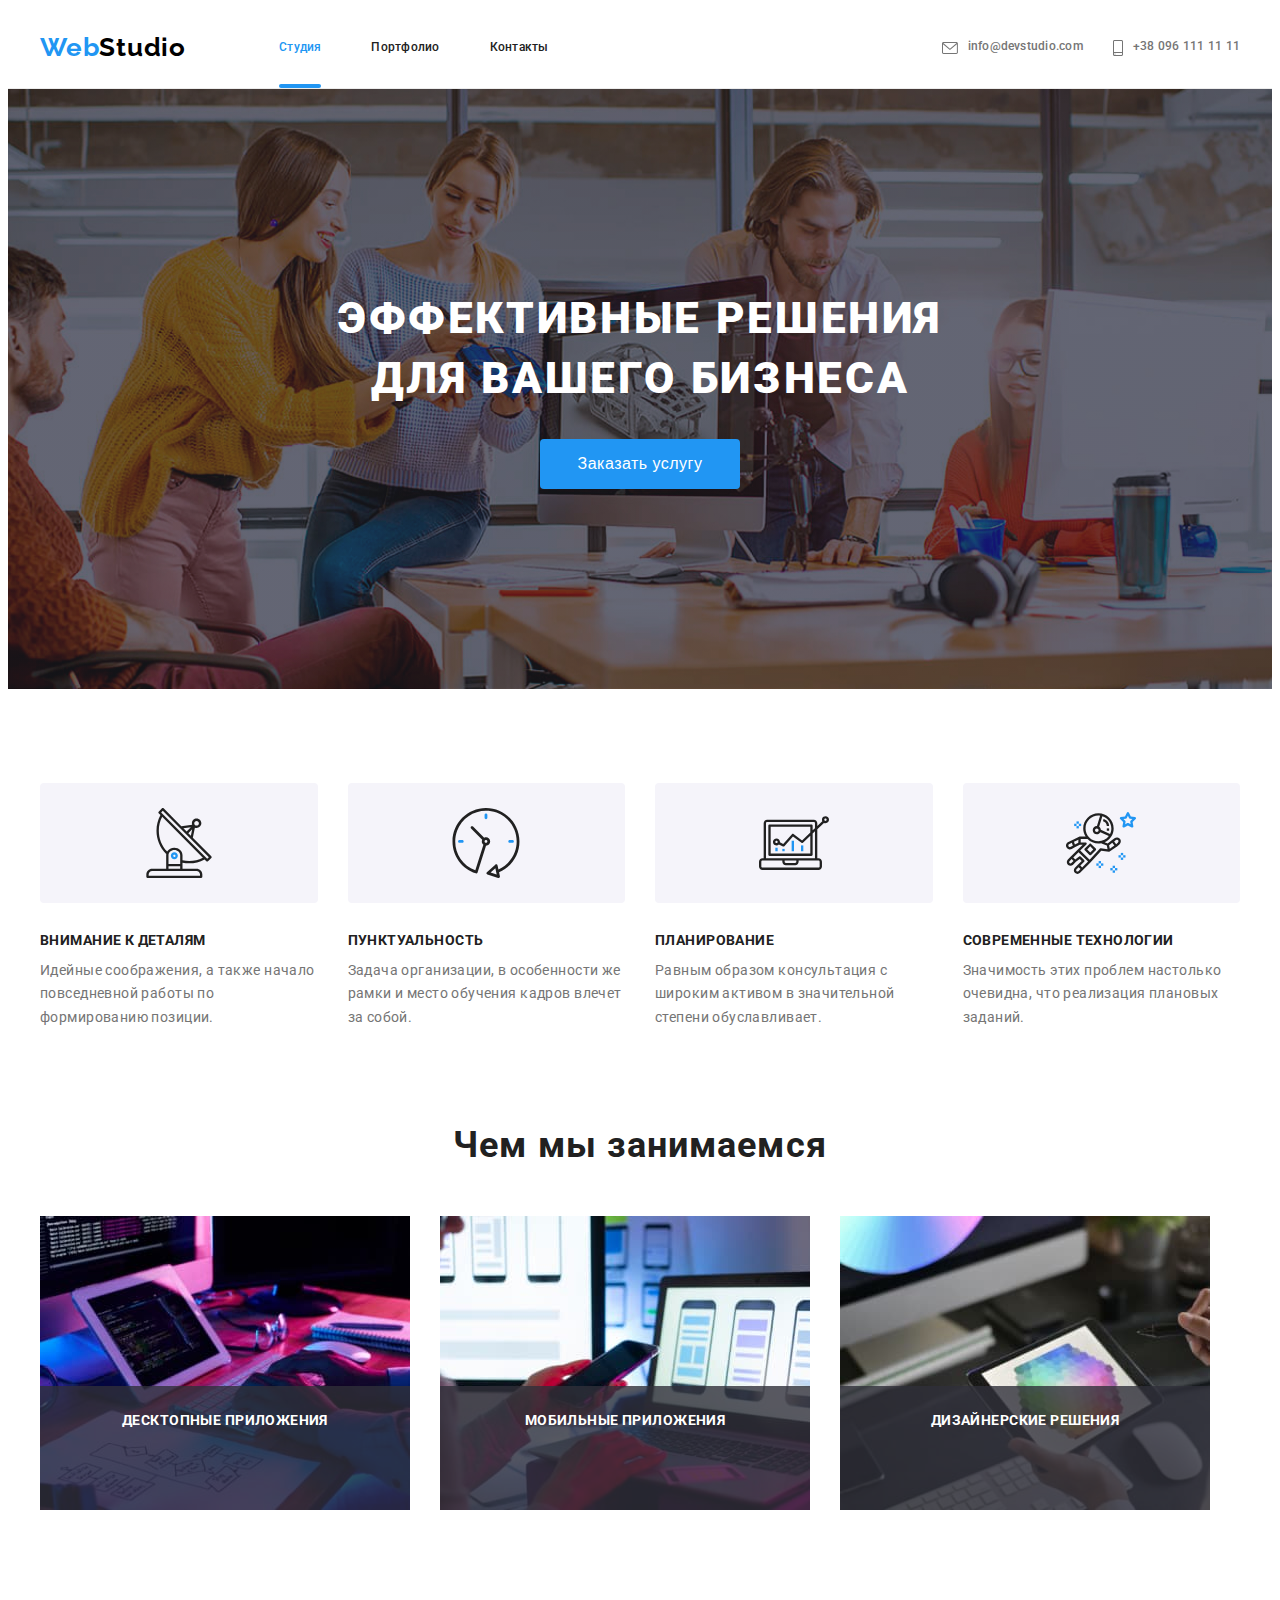
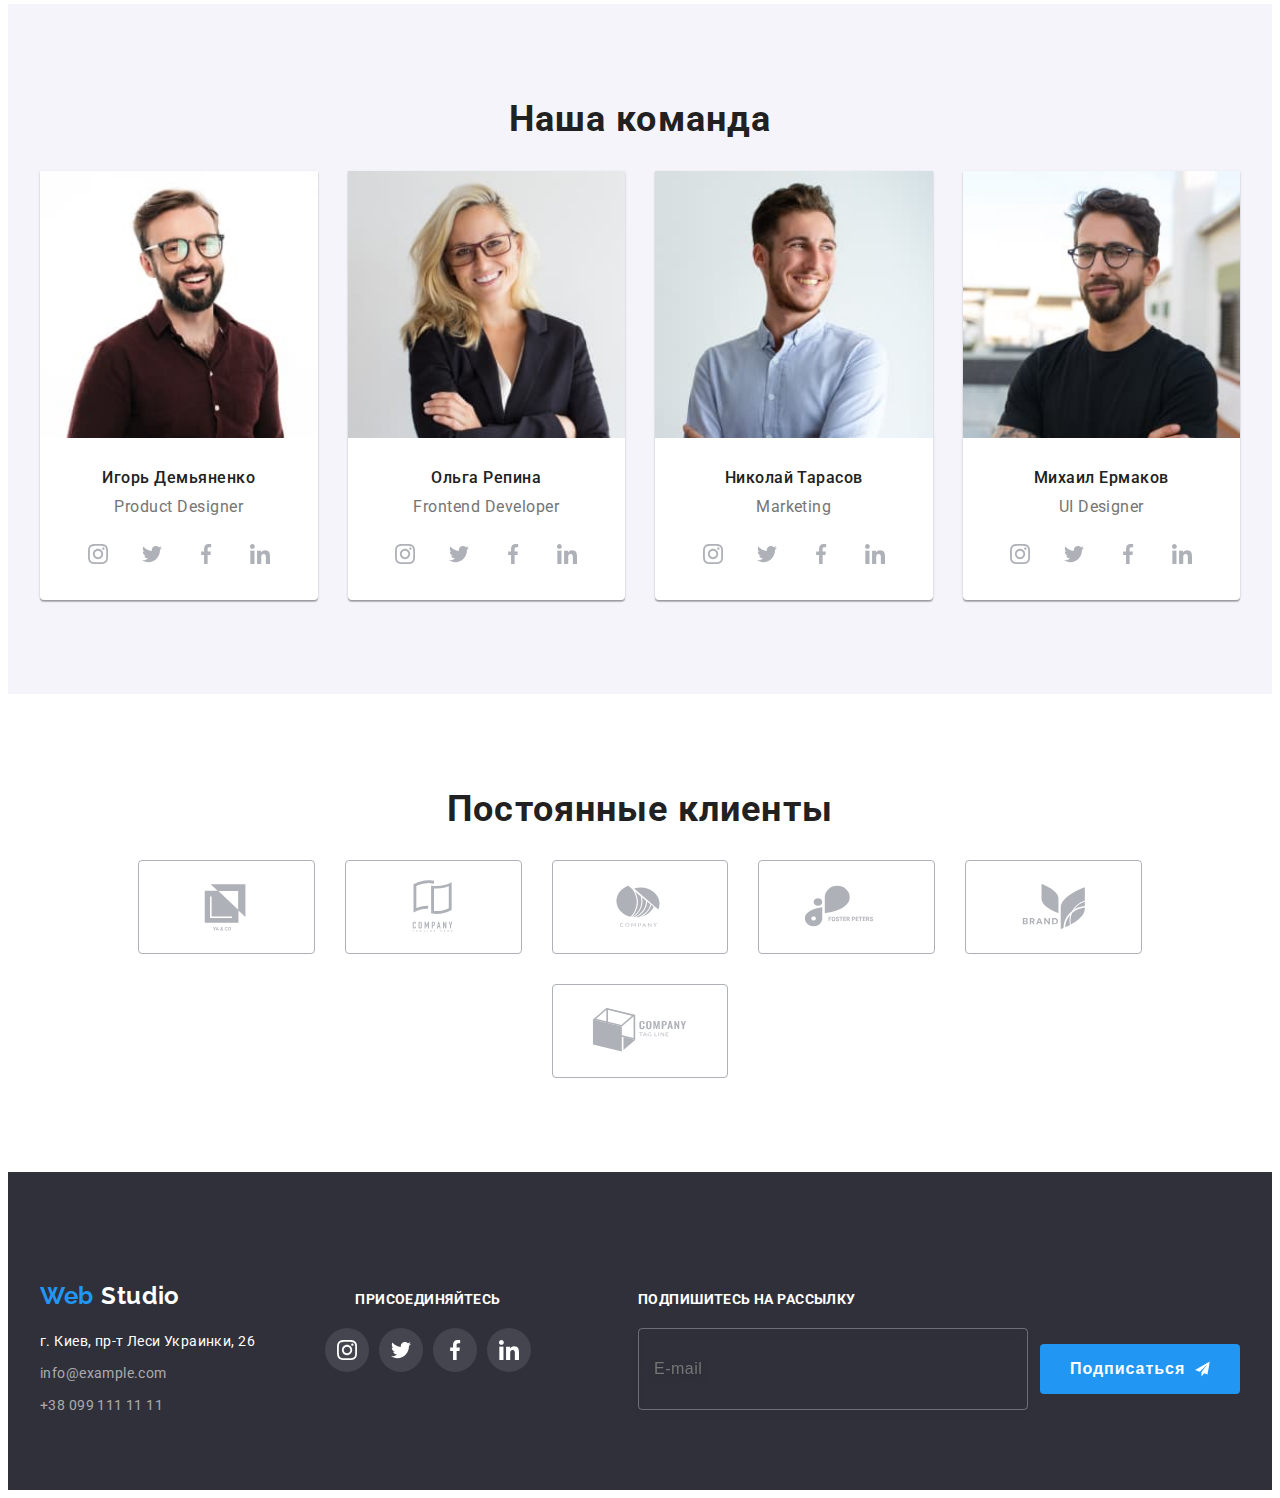
<file: index.html>
<!DOCTYPE html>
<html lang="ru">
  <head>
    <meta name="description" content="Web Studio" />
    <meta charset="UTF-8" />
    <meta http-equiv="X-UA-Compatible" content="IE=edge" />
    <meta name="viewport" content="width=device-width, initial-scale=1.0" />
    <title>Web Studio</title>

    <!-- Fonts -->
    <link rel="preconnect" href="https://fonts.googleapis.com" />
    <link rel="preconnect" href="https://fonts.gstatic.com" crossorigin />
    <link
      href="https://fonts.googleapis.com/css2?family=Raleway:wght@700&family=Roboto:wght@400;500;700;900&display=swap"
      rel="stylesheet"
    />
    <!-- Modern-normalize -->
    <link
      rel="stylesheet"
      href="https://cdnjs.cloudflare.com/ajax/libs/modern-normalize/1.1.0/modern-normalize.min.css"
      integrity="sha512-wpPYUAdjBVSE4KJnH1VR1HeZfpl1ub8YT/NKx4PuQ5NmX2tKuGu6U/JRp5y+Y8XG2tV+wKQpNHVUX03MfMFn9Q=="
      crossorigin="anonymous"
      referrerpolicy="no-referrer"
    />
    <!-- CSS -->
    <!-- <link rel="stylesheet" href="./css/styles.css" /> -->
    <link rel="stylesheet" href="./css/main.min.css" />
  </head>

  <body>
    <!-- HEADER -->

    <header class="header">
      <div class="container">
        <nav class="header__nav">
          <a href="index.html" class="logo logo--header">
            <span class="logo__text">Web</span>Studio
          </a>
          <ul class="header__list list">
            <li class="header__nav">
              <a href="" class="header__link header__link--nav header__link--current link"
                >Студия</a
              >
            </li>
            <li class="header__nav">
              <a href="./portfolio.html" class="header__link header__link--nav link">Портфолио</a>
            </li>
            <li class="header__nav">
              <a href="" class="header__link--nav header__link link">Контакты</a>
            </li>
          </ul>

          <ul class="header__link header__link--cont link">
            <li class="header__cont">
              <a href="mailto:info@devstudio.com" class="header__link--cont header__link link">
                <svg class="header__icon header__icon--email" width="16" height="16">
                  <use href="./images/icons.svg#icon-envelope"></use>
                </svg>
                info@devstudio.com
              </a>
            </li>

            <li class="header__cont">
              <a href="tel:+380961111111" class="header__link--cont header__link link">
                <svg class="header__icon header__icon--phone" width="10" height="16">
                  <use href="./images/icons.svg#icon-smartphone"></use>
                </svg>
                +38 096 111 11 11
              </a>
            </li>
          </ul>
          <button type="button" class="mob__btn-open">
            <svg width="40" height="40">
              <use href="./images/icons.svg#icon-menu_40px"></use>
            </svg>
          </button>
        </nav>
      </div>
      <div class="mob is-hidden">
        <div class="mob__wrapper">
          <ul class="mob__links">
            <li class="mob__item">
              <a href="./index.html" class="mob__link link mob__current">Студия</a>
            </li>
            <li class="mob__item">
              <a href="./portfolio.html" class="mob__link link">Портфолио</a>
            </li>
            <li class="mob__item">
              <a href="" class="mob__link link">Контакты</a>
            </li>
          </ul>
          <ul class="mob__list">
            <li class="mob__cont">
              <a href="tel:+380961111111" class="mob_phone link"> +38 096 111 11 11 </a>
            </li>
            <li class="mob__cont">
              <a href="mailto:info@devstudio.com" class="mob__email link"> info@devstudio.com </a>
            </li>
          </ul>
          <ul class="mob__soc">
            <li class="mob__soc-item">
              <a href="https://www.instagram.com/" class="mob__soc-link link">Instagram</a>
            </li>
            <li class="mob__soc-item">
              <a href="https://twitter.com/" class="mob__soc-link link">Twitter</a>
            </li>
            <li class="mob__soc-item">
              <a href="https://www.facebook.com/" class="mob__soc-link link">Facebook</a>
            </li>
            <li class="mob__soc-item">
              <a href="https://www.linkedin.com/" class="mob__soc-link link">LinkedIn</a>
            </li>
          </ul>
        </div>
        <button type="button" class="mob__btn-close">
          <svg width="40" height="40">
            <use href="./images/icons.svg#icon-close_40px"></use>
          </svg>
        </button>
      </div>
    </header>
    <!-- HERO -->
    <main>
      <section class="hero">
        <div class="container">
          <h1 class="hero__title">Эффективные решения для вашего бизнеса</h1>
          <button type="button" class="hero__btn" data-modal-open>Заказать услугу</button>
        </div>
      </section>

      <!-- список преимуществ (BENEFITS) -->

      <section class="section benefits">
        <div class="container">
          <h2 class="hidden">список преимуществ</h2>
          <ul class="benefits__list list">
            <li class="benefits__item">
              <div class="benefits__icon">
                <svg width="70" height="70">
                  <use href="./images/icons.svg#icon-antenna-1"></use>
                </svg>
              </div>
              <h3 class="benefits__title">Внимание к деталям</h3>
              <p class="benefits__text">
                Идейные соображения, а также начало повседневной работы по формированию позиции.
              </p>
            </li>
            <li class="benefits__item">
              <div class="benefits__icon">
                <svg width="70" height="70">
                  <use href="./images/icons.svg#icon-clock-1"></use>
                </svg>
              </div>
              <h3 class="benefits__title">Пунктуальность</h3>
              <p class="benefits__text">
                Задача организации, в особенности же рамки и место обучения кадров влечет за собой.
              </p>
            </li>
            <li class="benefits__item">
              <div class="benefits__icon">
                <svg width="70" height="70">
                  <use href="./images/icons.svg#icon-diagram-1"></use>
                </svg>
              </div>
              <h3 class="benefits__title">Планирование</h3>
              <p class="benefits__text">
                Равным образом консультация с широким активом в значительной степени обуславливает.
              </p>
            </li>
            <li class="benefits__item">
              <div class="benefits__icon">
                <svg width="70" height="70">
                  <use href="./images/icons.svg#icon-astronaut-1"></use>
                </svg>
              </div>
              <h3 class="benefits__title">Современные технологии</h3>
              <p class="benefits__text">
                Значимость этих проблем настолько очевидна, что реализация плановых заданий.
              </p>
            </li>
          </ul>
        </div>
      </section>

      <!-- чем мы занимаемся (features) -->

      <section class="section features">
        <div class="container">
          <h2 class="features__title">Чем мы занимаемся</h2>
          <ul class="features__links link">
            <li class="features__item">
              <a href="">
                <div class="features__wrapper">
                  <img src="./images/studiya/link1.jpg" width="370" alt="програмированние" />
                  <p>Десктопные приложения</p>
                </div>
              </a>
            </li>
            <li class="features__item">
              <a href="">
                <div class="features__wrapper">
                  <img src="./images/studiya/link2.jpg" width="370" alt="тестирование" />
                  <p>Мобильные приложения</p>
                </div>
              </a>
            </li>
            <li class="features__item">
              <a href="">
                <div class="features__wrapper">
                  <img src="./images/studiya/link3.jpg" width="370" alt="дизайн" />
                  <p>Дизайнерские решения</p>
                </div>
              </a>
            </li>
          </ul>
        </div>
      </section>

      <!-- наша команда (personal) -->
      <section class="section personal">
        <div class="container">
          <h2 class="personal__title">Наша команда</h2>
          <ul class="personal__list link">
            <li class="personal__item">
              <picture>
                <source
                  srcset="
                    ./images/studiya/person1-1x-1200.jpg 1x,
                    ./images/studiya/person1-2x-1200.jpg 2x
                  "
                  media="(min-width: 1200px)"
                />
                <source
                  srcset="./images/studiya/person1-1x.jpg 1x, ./images/studiya/person1-2x.jpg 2x"
                  media="(min-width: 320px)"
                />

                <img src="./images/studiya/person1-2x-1200.jpg" width="270" alt="foto Igor" />
              </picture>

              <div class="personal__wrapper">
                <h3 class="personal__name">Игорь Демьяненко</h3>
                <p class="personal__prof">Product Designer</p>
                <ul class="icon-list">
                  <li class="icon-list__item">
                    <a href="" class="icon-list__link icon-list__link--personal">
                      <svg class="icon-list__svg" width="20" height="20">
                        <use href="./images/icons.svg#icon-instagram-2"></use>
                      </svg>
                    </a>
                  </li>
                  <li class="icon-list__item">
                    <a href="" class="icon-list__link icon-list__link--personal">
                      <svg class="icon-list__svg" width="20" height="20">
                        <use href="./images/icons.svg#icon-twitter-1"></use>
                      </svg>
                    </a>
                  </li>
                  <li class="icon-list__item">
                    <a href="" class="icon-list__link icon-list__link--personal">
                      <svg class="icon-list__svg" width="20" height="20">
                        <use href="./images/icons.svg#icon-facebook-1"></use>
                      </svg>
                    </a>
                  </li>
                  <li class="icon-list__item">
                    <a href="" class="icon-list__link icon-list__link--personal">
                      <svg class="icon-list__svg" width="20" height="20">
                        <use href="./images/icons.svg#icon-linkedin-1"></use>
                      </svg>
                    </a>
                  </li>
                </ul>
              </div>
            </li>
            <li class="personal__item">
              <picture>
                <source
                  srcset="
                    ./images/studiya/person2-1x-1200.jpg 1x,
                    ./images/studiya/person2-2x-1200.jpg 2x
                  "
                  media="(min-width: 1200px)"
                />
                <source
                  srcset="./images/studiya/person2-1x.jpg 1x, ./images/studiya/person2-2x.jpg 2x"
                  media="(min-width: 320px)"
                />

                <img src="./images/studiya/person2-2x-1200.jpg" width="270" alt="foto Olga" />
              </picture>

              <div class="personal__wrapper">
                <h3 class="personal__name">Ольга Репина</h3>
                <p class="personal__prof">Frontend Developer</p>
                <ul class="icon-list">
                  <li class="icon-list__item">
                    <a href="" class="icon-list__link icon-list__link--personal">
                      <svg class="icon-list__svg" width="20" height="20">
                        <use href="./images/icons.svg#icon-instagram-2"></use>
                      </svg>
                    </a>
                  </li>
                  <li class="icon-list__item">
                    <a href="" class="icon-list__link icon-list__link--personal">
                      <svg class="icon-list__svg" width="20" height="20">
                        <use href="./images/icons.svg#icon-twitter-1"></use>
                      </svg>
                    </a>
                  </li>
                  <li class="icon-list__item">
                    <a href="" class="icon-list__link icon-list__link--personal">
                      <svg class="icon-list__svg" width="20" height="20">
                        <use href="./images/icons.svg#icon-facebook-1"></use>
                      </svg>
                    </a>
                  </li>
                  <li class="icon-list__item">
                    <a href="" class="icon-list__link icon-list__link--personal">
                      <svg class="icon-list__svg" width="20" height="20">
                        <use href="./images/icons.svg#icon-linkedin-1"></use>
                      </svg>
                    </a>
                  </li>
                </ul>
              </div>
            </li>
            <li class="personal__item">
              <picture>
                <source
                  srcset="
                    ./images/studiya/person3-1x-1200.jpg 1x,
                    ./images/studiya/person3-2x-1200.jpg 2x
                  "
                  media="(min-width: 1200px)"
                />
                <source
                  srcset="./images/studiya/person3-1x.jpg 1x, ./images/studiya/person3-2x.jpg 2x"
                  media="(min-width: 320px)"
                />

                <img
                  src="./images/studiya/person3-2x-1200.jpg"
                  width="270"
                  alt="foto Nikolay"
                  class="personal__item-img"
                />
              </picture>

              <div class="personal__wrapper">
                <h3 class="personal__name">Николай Тарасов</h3>
                <p class="personal__prof">Marketing</p>
                <ul class="icon-list">
                  <li class="icon-list__item">
                    <a href="" class="icon-list__link icon-list__link--personal">
                      <svg class="icon-list__svg" width="20" height="20">
                        <use href="./images/icons.svg#icon-instagram-2"></use>
                      </svg>
                    </a>
                  </li>
                  <li class="icon-list__item">
                    <a href="" class="icon-list__link icon-list__link--personal">
                      <svg class="icon-list__svg" width="20" height="20">
                        <use href="./images/icons.svg#icon-twitter-1"></use>
                      </svg>
                    </a>
                  </li>
                  <li class="icon-list__item">
                    <a href="" class="icon-list__link icon-list__link--personal">
                      <svg class="icon-list__svg" width="20" height="20">
                        <use href="./images/icons.svg#icon-facebook-1"></use>
                      </svg>
                    </a>
                  </li>
                  <li class="icon-list__item">
                    <a href="" class="icon-list__link icon-list__link--personal">
                      <svg class="icon-list__svg" width="20" height="20">
                        <use href="./images/icons.svg#icon-linkedin-1"></use>
                      </svg>
                    </a>
                  </li>
                </ul>
              </div>
            </li>
            <li class="personal__item">
              <picture>
                <source
                  srcset="
                    ./images/studiya/person4-1x-1200.jpg 1x,
                    ./images/studiya/person4-2x-1200.jpg 2x
                  "
                  media="(min-width: 1200px)"
                />
                <source
                  srcset="./images/studiya/person4-1x.jpg 1x, ./images/studiya/person4-2x.jpg 2x"
                  media="(min-width: 320px)"
                />

                <img
                  src="./images/studiya/person4-2x-1200.jpg"
                  width="270"
                  alt="foto Mihail"
                  class="personal__item-img"
                />
              </picture>

              <div class="personal__wrapper">
                <h3 class="personal__name">Михаил Ермаков</h3>
                <p class="personal__prof">UI Designer</p>
                <ul class="icon-list">
                  <li class="icon-list__item">
                    <a href="" class="icon-list__link icon-list__link--personal">
                      <svg class="icon-list__svg" width="20" height="20">
                        <use href="./images/icons.svg#icon-instagram-2"></use>
                      </svg>
                    </a>
                  </li>
                  <li class="icon-list__item">
                    <a href="" class="icon-list__link icon-list__link--personal">
                      <svg class="icon-list__svg" width="20" height="20">
                        <use href="./images/icons.svg#icon-twitter-1"></use>
                      </svg>
                    </a>
                  </li>
                  <li class="icon-list__item">
                    <a href="" class="icon-list__link icon-list__link--personal">
                      <svg class="icon-list__svg" width="20" height="20">
                        <use href="./images/icons.svg#icon-facebook-1"></use>
                      </svg>
                    </a>
                  </li>
                  <li class="icon-list__item">
                    <a href="" class="icon-list__link icon-list__link--personal">
                      <svg class="icon-list__svg" width="20" height="20">
                        <use href="./images/icons.svg#icon-linkedin-1"></use>
                      </svg>
                    </a>
                  </li>
                </ul>
              </div>
            </li>
          </ul>
        </div>
      </section>

      <section class="section">
        <div class="container">
          <h2 class="personal__title">Постоянные клиенты</h2>
          <ul class="client">
            <li class="client__item">
              <svg class="client__icon" width="106" height="60">
                <use href="./images/icons.svg#icon-logo"></use>
              </svg>
            </li>
            <li class="client__item">
              <svg class="client__icon" width="106" height="60">
                <use href="./images/icons.svg#icon-logo-1"></use>
              </svg>
            </li>
            <li class="client__item">
              <svg class="client__icon" width="106" height="60">
                <use href="./images/icons.svg#icon-logo-2"></use>
              </svg>
            </li>
            <li class="client__item">
              <svg class="client__icon" width="106" height="60">
                <use href="./images/icons.svg#icon-logo-3"></use>
              </svg>
            </li>
            <li class="client__item">
              <svg class="client__icon" width="106" height="60">
                <use href="./images/icons.svg#icon-logo-4"></use>
              </svg>
            </li>
            <li class="client__item">
              <svg class="client__icon" width="106" height="60">
                <use href="./images/icons.svg#icon-logo-5"></use>
              </svg>
            </li>
          </ul>
        </div>
      </section>
    </main>
    <!-- FOOTER -->
    <footer class="footer">
      <div class="container footer__wrapper">
        <div class="footer__conteiner">
          <a href="./index.html" class="logo logo--footer">
            <span class="logo__text">Web </span>Studio
          </a>
          <ul class="footer__address">
            <li class="footer__item">
              <p class="footer__text">г. Киев, пр-т Леси Украинки, 26</p>
            </li>
            <li class="footer__item">
              <a href="mailto:info@example.com" class="footer__link link"> info@example.com</a>
            </li>
            <li class="footer__item">
              <a href="tel:+380991111111" class="footer__link link"> +38 099 111 11 11</a>
            </li>
          </ul>
        </div>
        <div class="footer__icon">
          <h3 class="footer__title">присоединяйтесь</h3>
          <ul class="icon-list icon-list--footer">
            <li class="icon-list__item">
              <a href="" class="icon-list__link icon-list__link--footer">
                <svg class="icon-list__svg" width="20" height="20">
                  <use href="./images/icons.svg#icon-instagram-2"></use>
                </svg>
              </a>
            </li>
            <li class="icon-list__item">
              <a href="" class="icon-list__link icon-list__link--footer">
                <svg class="icon-list__svg" width="20" height="20">
                  <use href="./images/icons.svg#icon-twitter-1"></use>
                </svg>
              </a>
            </li>
            <li class="icon-list__item">
              <a href="" class="icon-list__link icon-list__link--footer">
                <svg class="icon-list__svg" width="20" height="20">
                  <use href="./images/icons.svg#icon-facebook-1"></use>
                </svg>
              </a>
            </li>
            <li class="icon-list__item">
              <a href="" class="icon-list__link icon-list__link--footer">
                <svg class="icon-list__svg" width="20" height="20">
                  <use href="./images/icons.svg#icon-linkedin-1"></use>
                </svg>
              </a>
            </li>
          </ul>
        </div>
        <div class="footer__subscribe">
          <h3 class="footer__title">Подпишитесь на рассылку</h3>
          <div class="footer__wrapper">
            <label class="footer__label">
              <input
                type="email"
                name="subscribe-mail"
                placeholder="E-mail"
                class="footer__input"
              />
            </label>
            <button type="submit" class="footer__btn">
              Подписаться
              <svg class="footer__btn-icon" width="24" height="24">
                <use href="./images/icons.svg#icon-icon-send"></use>
              </svg>
            </button>
          </div>
        </div>
      </div>
    </footer>
    <!-- modal -->
    <div class="overlay is-hidden" data-modal>
      <div class="modal">
        <button type="button" class="modal__btn-close" data-modal-close>
          <svg width="18" height="18">
            <use href="./images/icons.svg#icon-btn"></use>
          </svg>
        </button>
        <!-- forma -->
        <p class="modal__title">Оставьте свои данные, мы вам перезвоним</p>
        <form class="modal__form">
          <div class="modal__wrapper">
            <label for="name" class="modal__label">Имя</label>
            <span class="modal__wrapper-input">
              <input
                type="text"
                class="modal__input"
                name="name"
                placeholder=""
                required
                id="name"
              />
              <svg class="modal__icon" width="18" height="18">
                <use href="./images/icons.svg#icon-person-black-18dp-1"></use>
              </svg>
            </span>
          </div>

          <div class="modal__wrapper">
            <label for="tel" class="modal__label">Телефон</label>
            <span class="modal__wrapper-input">
              <input
                type="text"
                class="modal__input"
                name="name"
                placeholder=""
                required
                id="tel"
              />
              <svg class="modal__icon" width="18" height="18">
                <use href="./images/icons.svg#icon-phone-black-18dp-1"></use>
              </svg>
            </span>
          </div>

          <div class="modal__wrapper">
            <label for="mail" class="modal__label">Почта</label>
            <span class="modal__wrapper-input">
              <input
                type="text"
                class="modal__input"
                name="name"
                placeholder=""
                required
                id="mail"
              />
              <svg class="modal__icon" width="18" height="18">
                <use href="./images/icons.svg#icon-email-black-18dp-1"></use>
              </svg>
            </span>
          </div>

          <div class="modal__wrapper">
            <label for="comment" class="modal__label">Комментарий</label>
            <textarea
              name="comment"
              id="comment"
              placeholder="Введите текст"
              class="modal__input modal__comment"
            ></textarea>
          </div>

          <div class="checkbox">
            <label for="check" class="checkbox__label">
              <input id="check" class="checkbox__input" type="checkbox" />
              <span class="checkbox__icon"></span
            ></label>
            <span>
              Соглашаюсь с рассылкой и принимаю
              <a href="" class="checkbox__contract">Условия договора</a>
            </span>
          </div>
          <button type="submit" class="btn modal__btn">Отправить</button>
        </form>
      </div>
    </div>
    <script src="./js/modal.js"></script>
    <script src="./js/menu.js"></script>
  </body>
</html>
</file>
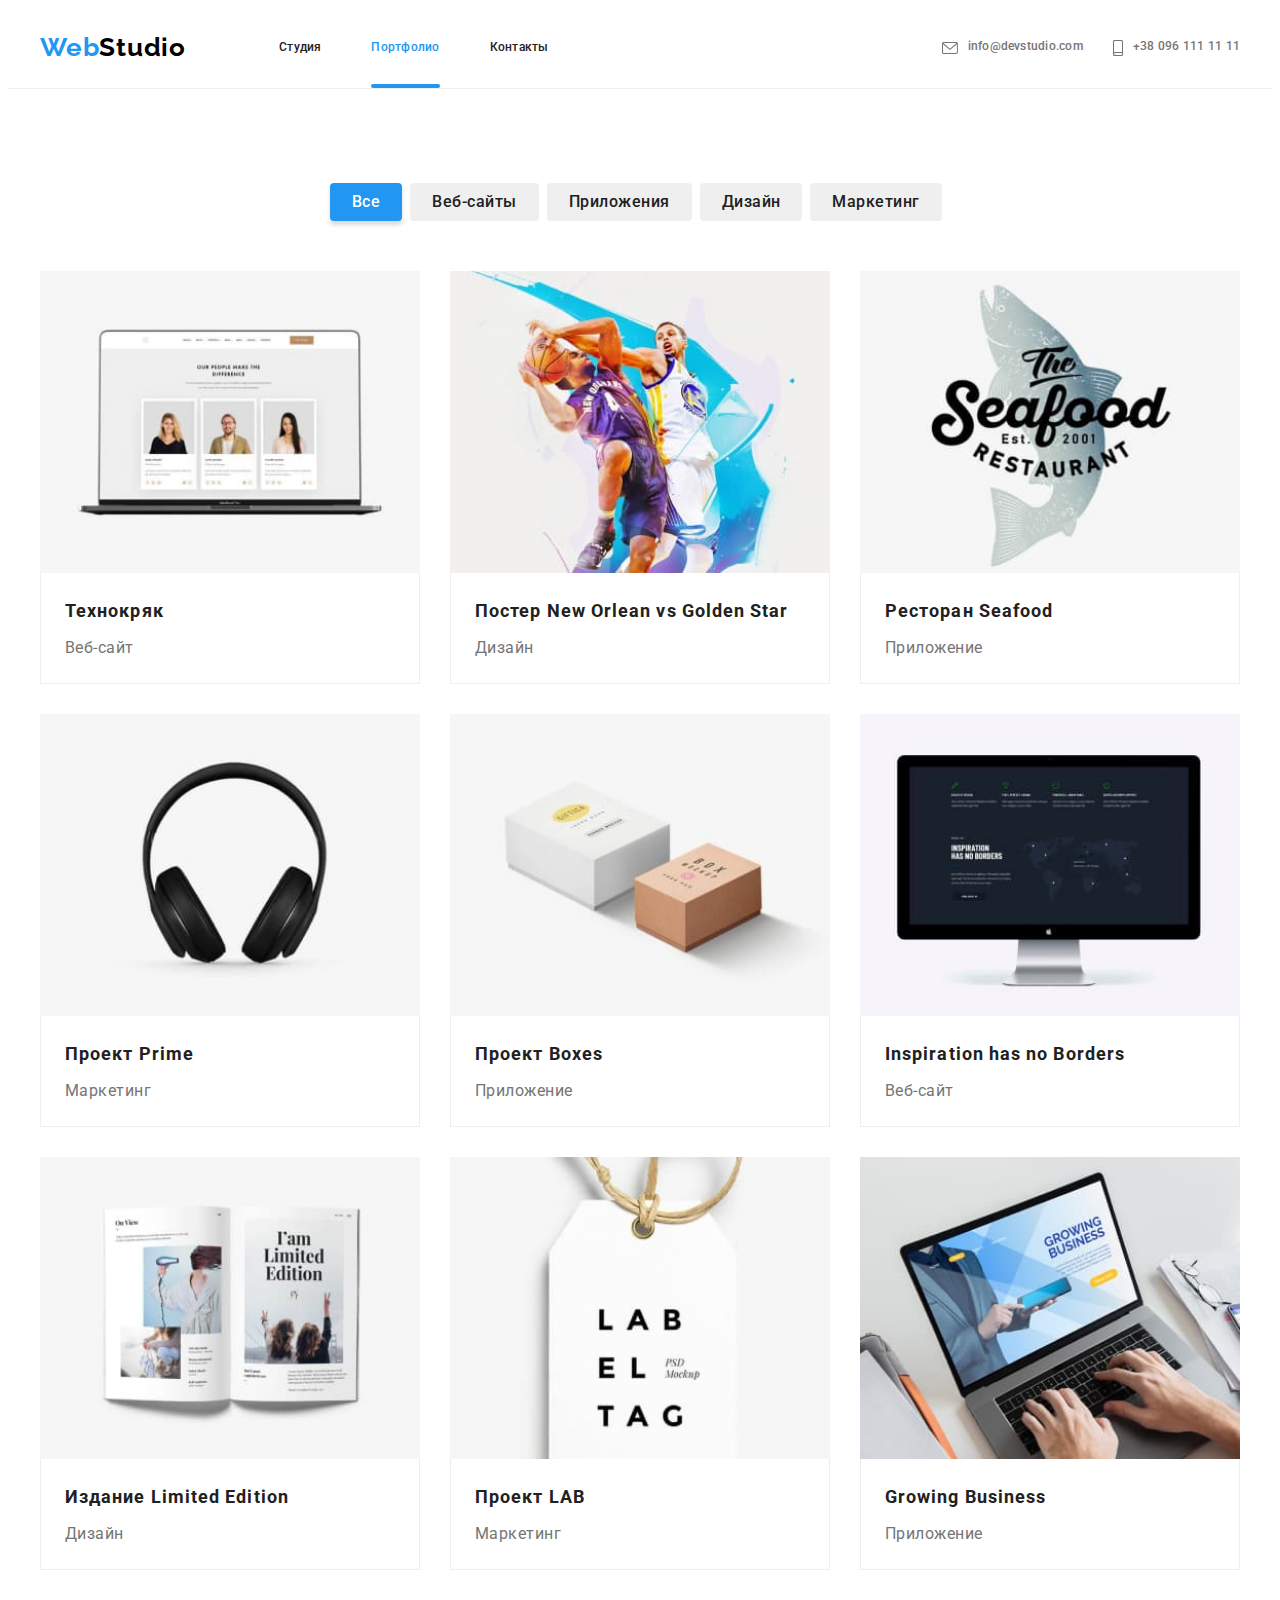
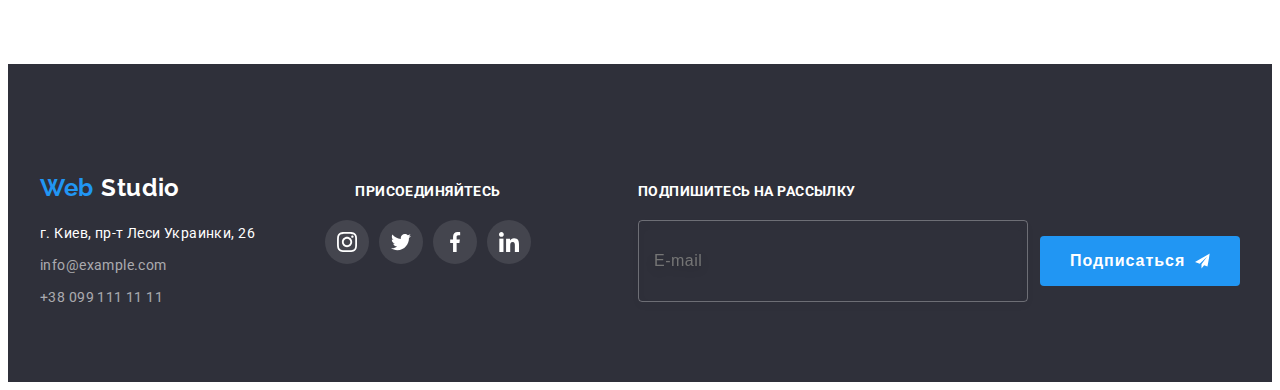
<file: portfolio.html>
<!DOCTYPE html>
<html lang="ru">
  <head>
    <meta name="description" content="Web Studio" />
    <meta charset="UTF-8" />
    <meta http-equiv="X-UA-Compatible" content="IE=edge" />
    <meta name="viewport" content="width=device-width, initial-scale=1.0" />
    <title>Web Studio</title>

    <!-- Fonts -->
    <link rel="preconnect" href="https://fonts.googleapis.com" />
    <link rel="preconnect" href="https://fonts.gstatic.com" crossorigin />
    <link
      href="https://fonts.googleapis.com/css2?family=Raleway:wght@700&family=Roboto:wght@400;500;700;900&display=swap"
      rel="stylesheet"
    />
    <!-- Modern-normalize -->
    <link
      rel="stylesheet"
      href="https://cdnjs.cloudflare.com/ajax/libs/modern-normalize/1.1.0/modern-normalize.min.css"
      integrity="sha512-wpPYUAdjBVSE4KJnH1VR1HeZfpl1ub8YT/NKx4PuQ5NmX2tKuGu6U/JRp5y+Y8XG2tV+wKQpNHVUX03MfMFn9Q=="
      crossorigin="anonymous"
      referrerpolicy="no-referrer"
    />
    <!-- <link rel="stylesheet" href="./css/styles.css" /> -->
    <link rel="stylesheet" href="./css/main.min.css" />
  </head>

  <body>
    <!-- header -->
    <header class="header">
      <div class="container">
        <nav class="header__nav">
          <a href="index.html" class="logo logo--header">
            <span class="logo__text">Web</span>Studio
          </a>
          <ul class="header__list list">
            <li class="header__nav">
              <a 
              href="./index.html" class="header__link header__link--nav link"
              >Студия</a
              >
            </li>
            <li class="header__nav">
              <a
                href="./portfolio.html"
                class="header__link header__link--nav header__link--current link"
                >Портфолио</a
              >
            </li>
            <li class="header__nav">
              <a href="" class="header__link header__link--nav link">Контакты</a>
            </li>
          </ul>

          <ul class="header__link header__link--cont link">
            <li class="header__cont">
              <a href="mailto:info@devstudio.com" class="header__link--cont header__link link">
                <svg class="header__icon header__icon--email" width="16" height="16">
                  <use href="./images/icons.svg#icon-envelope"></use>
                </svg>
                info@devstudio.com
              </a>
            </li>

            <li class="header__cont">
              <a href="tel:+380961111111" class="header__link--cont header__link link">
                <svg class="header__icon header__icon--phone" width="10" height="16">
                  <use href="./images/icons.svg#icon-smartphone"></use>
                </svg>
                +38 096 111 11 11
              </a>
            </li>
          </ul>
          <button type="button" class="mob__btn-open">
            <svg width="40" height="40">
              <use href="./images/icons.svg#icon-menu_40px"></use>
            </svg>
          </button>
        </nav>
      </div>
      <div class="mob is-hidden">
        <div class="mob__wrapper">
          <ul class="mob__links">
            <li class="mob__item">
              <a href="./index.html" class="mob__link link">Студия</a>
            </li>
            <li class="mob__item">
              <a href="./portfolio.html" class="mob__link mob__current link">Портфолио</a>
            </li>
            <li class="mob__item">
              <a href="" class="mob__link link">Контакты</a>
            </li>
          </ul>
          <ul class="mob__list">
            <li class="mob__cont">
              <a href="tel:+380961111111" class="mob_phone link"> +38 096 111 11 11 </a>
            </li>
            <li class="mob__cont">
              <a href="mailto:info@devstudio.com" class="mob__email link"> info@devstudio.com </a>
            </li>
          </ul>
          <ul class="mob__soc">
            <li class="mob__soc-item">
              <a href="https://www.instagram.com/" class="mob__soc-link link">Instagram</a>
            </li>
            <li class="mob__soc-item">
              <a href="https://twitter.com/" class="mob__soc-link link">Twitter</a>
            </li>
            <li class="mob__soc-item">
              <a href="https://www.facebook.com/" class="mob__soc-link link">Facebook</a>
            </li>
            <li class="mob__soc-item">
              <a href="https://www.linkedin.com/" class="mob__soc-link link">LinkedIn</a>
            </li>
          </ul>
        </div>
        <button type="button" class="mob__btn-close">
          <svg width="40" height="40">
            <use href="./images/icons.svg#icon-close_40px"></use>
          </svg>
        </button>
      </div>
    </header>
    <!-- main -->
    <main>
      <h1 class="hidden">Портфолио</h1>
      <!-- примеры -->
      <section class="section">
        <div class="container">
          <h1 class="hidden">Примеры</h1>
          <ul class="filter link">
            <li class="filter__item">
              <button type="button" class="filter__btn filter__btn--current">
                <span>Все</span>
              </button>
            </li>
            <li class="filter__item">
              <button type="button" class="filter__btn">Веб-сайты</button>
            </li>
            <li class="filter__item">
              <button type="button" class="filter__btn">Приложения</button>
            </li>
            <li class="filter__item">
              <button type="button" class="filter__btn">Дизайн</button>
            </li>
            <li class="filter__item">
              <button type="button" class="filter__btn">Маркетинг</button>
            </li>
          </ul>
          <ul class="link card__set">
            <li class="card__set-item">
              <a href="" class="examples link">
                <div class="card__thumb">
                  <picture>
                    <source
                      srcset="
                        ./images/portfolio/desktop/techno-1x.jpg 1x,
                        ./images/portfolio/desktop/techno-2x.jpg 2x
                      "
                      media="(min-width: 1200px)"
                    />
                    <source
                      srcset="
                        ./images/portfolio/tablet/techno-1x.jpg 1x,
                        ./images/portfolio/tablet/techno-2x.jpg 2x
                      "
                      media="(min-width: 768px)"
                    />
                    <source
                      srcset="
                        ./images/portfolio/mobile/techno-1x.jpg 1x,
                        ./images/portfolio/mobile/techno-2x.jpg 2x
                      "
                      media="(min-width: 320px)"
                    />
                    <img
                      src="./images/portfolio/desktop/techno-2x.jpg"
                      width="370"
                      alt="фото первого примера"
                    />
                  </picture>
                  <p>
                    Ресурс предлагает комплексные предложения с разным уровнем функционала и
                    сервисов. Все это позволит посетителю получить исчерпывающие сведения о компании
                    или частном лице.
                  </p>
                </div>
                <div class="examples__container">
                  <h2 class="examples__tittle">Технокряк</h2>
                  <p class="examples__text">Веб-сайт</p>
                </div>
              </a>
            </li>
            <li class="card__set-item">
              <a href="" class="examples link">
                <div class="card__thumb">
                  <picture>
                    <source
                      srcset="
                        ./images/portfolio/desktop/basket-1x.jpg 1x,
                        ./images/portfolio/desktop/basket-2x.jpg 2x
                      "
                      media="(min-width: 1200px)"
                    />
                    <source
                      srcset="
                        ./images/portfolio/tablet/basket-1x.jpg 1x,
                        ./images/portfolio/tablet/basket-2x.jpg 2x
                      "
                      media="(min-width: 768px)"
                    />
                    <source
                      srcset="
                        ./images/portfolio/mobile/basket-1x.jpg 1x,
                        ./images/portfolio/mobile/basket-2x.jpg 2x
                      "
                      media="(min-width: 320px)"
                    />
                    <img
                      src="./images/portfolio/desktop/basket-2x.jpg"
                      width="370"
                      alt="фото второго примера"
                    />
                  </picture>
                  <p>
                    Ресурс предлагает комплексные предложения с разным уровнем функционала и
                    сервисов. Все это позволит посетителю получить исчерпывающие сведения о компании
                    или частном лице.
                  </p>
                </div>
                <div class="examples__container">
                  <h2 class="examples__tittle">Постер New Orlean vs Golden Star</h2>
                  <p class="examples__text">Дизайн</p>
                </div>
              </a>
            </li>
            <li class="card__set-item">
              <a href="" class="examples link">
                <div class="card__thumb">
                 <picture>
                    <source
                      srcset="
                        ./images/portfolio/desktop/sea-1x.jpg 1x,
                        ./images/portfolio/desktop/sea-2x.jpg 2x
                      "
                      media="(min-width: 1200px)"
                    />
                    <source
                      srcset="
                        ./images/portfolio/tablet/sea-1x.jpg 1x,
                        ./images/portfolio/tablet/sea-2x.jpg 2x
                      "
                      media="(min-width: 768px)"
                    />
                    <source
                      srcset="
                        ./images/portfolio/mobile/sea-1x.jpg 1x,
                        ./images/portfolio/mobile/sea-2x.jpg 2x
                      "
                      media="(min-width: 320px)"
                    />
                    <img
                      src="./images/portfolio/desktop/sea-2x.jpg"
                      width="370"
                      alt="фото третего примера"
                    />
                  </picture>
                  <p>
                    Ресурс предлагает комплексные предложения с разным уровнем функционала и
                    сервисов. Все это позволит посетителю получить исчерпывающие сведения о компании
                    или частном лице.
                  </p>
                </div>
                <div class="examples__container">
                  <h2 class="examples__tittle">Ресторан Seafood</h2>
                  <p class="examples__text">Приложение</p>
                </div>
              </a>
            </li>
            <li class="card__set-item">
              <a href="" class="examples link">
                <div class="card__thumb">
                  <picture>
                    <source
                      srcset="
                        ./images/portfolio/desktop/headphone-1x.jpg 1x,
                        ./images/portfolio/desktop/headphone-2x.jpg 2x
                      "
                      media="(min-width: 1200px)"
                    />
                    <source
                      srcset="
                        ./images/portfolio/tablet/headphone-1x.jpg 1x,
                        ./images/portfolio/tablet/headphone-2x.jpg 2x
                      "
                      media="(min-width: 768px)"
                    />
                    <source
                      srcset="
                        ./images/portfolio/mobile/headphone-1x.jpg 1x,
                        ./images/portfolio/mobile/headphone-2x.jpg 2x
                      "
                      media="(min-width: 320px)"
                    />
                    <img
                      src="./images/portfolio/desktop/headphone-2x.jpg"
                      width="370"
                      alt="фото 4-го примера"
                    />
                  </picture>
                  <p>
                    Ресурс предлагает комплексные предложения с разным уровнем функционала и
                    сервисов. Все это позволит посетителю получить исчерпывающие сведения о компании
                    или частном лице.
                  </p>
                </div>
                <div class="examples__container">
                  <h2 class="examples__tittle">Проект Prime</h2>
                  <p class="examples__text">Маркетинг</p>
                </div>
              </a>
            </li>
            <li class="card__set-item">
              <a href="" class="examples link">
                <div class="card__thumb">
                  <picture>
                    <source
                      srcset="
                        ./images/portfolio/desktop/box-1x.jpg 1x,
                        ./images/portfolio/desktop/box-2x.jpg 2x
                      "
                      media="(min-width: 1200px)"
                    />
                    <source
                      srcset="
                        ./images/portfolio/tablet/box-1x.jpg 1x,
                        ./images/portfolio/tablet/box-2x.jpg 2x
                      "
                      media="(min-width: 768px)"
                    />
                    <source
                      srcset="
                        ./images/portfolio/mobile/box-1x.jpg 1x,
                        ./images/portfolio/mobile/box-2x.jpg 2x
                      "
                      media="(min-width: 320px)"
                    />
                    <img
                      src="./images/portfolio/desktop/box-2x.jpg"
                      width="370"
                      alt="фото 5-го примера"
                    />
                  </picture>
                  <p>
                    Ресурс предлагает комплексные предложения с разным уровнем функционала и
                    сервисов. Все это позволит посетителю получить исчерпывающие сведения о компании
                    или частном лице.
                  </p>
                </div>
                <div class="examples__container">
                  <h2 class="examples__tittle">Проект Boxes</h2>
                  <p class="examples__text">Приложение</p>
                </div>
              </a>
            </li>
            <li class="card__set-item">
              <a href="" class="examples link">
                <div class="card__thumb">
                  <picture>
                    <source
                      srcset="
                        ./images/portfolio/desktop/monitor-1x.jpg 1x,
                        ./images/portfolio/desktop/monitor-2x.jpg 2x
                      "
                      media="(min-width: 1200px)"
                    />
                    <source
                      srcset="
                        ./images/portfolio/tablet/monitor-1x.jpg 1x,
                        ./images/portfolio/tablet/monitor-2x.jpg 2x
                      "
                      media="(min-width: 768px)"
                    />
                    <source
                      srcset="
                        ./images/portfolio/mobile/monitor-1x.jpg 1x,
                        ./images/portfolio/mobile/monitor-2x.jpg 2x
                      "
                      media="(min-width: 320px)"
                    />
                    <img
                      src="./images/portfolio/desktop/monitor-2x.jpg"
                      width="370"
                      alt="фото 6-го примера"
                    />
                  </picture>
                  <p>
                    Ресурс предлагает комплексные предложения с разным уровнем функционала и
                    сервисов. Все это позволит посетителю получить исчерпывающие сведения о компании
                    или частном лице.
                  </p>
                </div>
                <div class="examples__container">
                  <h2 class="examples__tittle">Inspiration has no Borders</h2>
                  <p class="examples__text">Веб-сайт</p>
                </div>
              </a>
            </li>
            <li class="card__set-item">
              <a href="" class="examples link">
                <div class="card__thumb">
                  <picture>
                    <source
                      srcset="
                        ./images/portfolio/desktop/book-1x.jpg 1x,
                        ./images/portfolio/desktop/book-2x.jpg 2x
                      "
                      media="(min-width: 1200px)"
                    />
                    <source
                      srcset="
                        ./images/portfolio/tablet/book-1x.jpg 1x,
                        ./images/portfolio/tablet/book-2x.jpg 2x
                      "
                      media="(min-width: 768px)"
                    />
                    <source
                      srcset="
                        ./images/portfolio/mobile/book-1x.jpg 1x,
                        ./images/portfolio/mobile/book-2x.jpg 2x
                      "
                      media="(min-width: 320px)"
                    />
                    <img
                      src="./images/portfolio/desktop/book-2x.jpg"
                      width="370"
                      alt="фото 7-го примера"
                    />
                  </picture>
                  <p>
                    Ресурс предлагает комплексные предложения с разным уровнем функционала и
                    сервисов. Все это позволит посетителю получить исчерпывающие сведения о компании
                    или частном лице.
                  </p>
                </div>
                <div class="examples__container">
                  <h2 class="examples__tittle">Издание Limited Edition</h2>
                  <p class="examples__text">Дизайн</p>
                </div>
              </a>
            </li>
            <li class="card__set-item">
              <a href="" class="examples link">
                <div class="card__thumb">
                  <picture>
                    <source
                      srcset="
                        ./images/portfolio/desktop/lab-1x.jpg 1x,
                        ./images/portfolio/desktop/lab-2x.jpg 2x
                      "
                      media="(min-width: 1200px)"
                    />
                    <source
                      srcset="
                        ./images/portfolio/tablet/lab-1x.jpg 1x,
                        ./images/portfolio/tablet/lab-2x.jpg 2x
                      "
                      media="(min-width: 768px)"
                    />
                    <source
                      srcset="
                        ./images/portfolio/mobile/lab-1x.jpg 1x,
                        ./images/portfolio/mobile/lab-2x.jpg 2x
                      "
                      media="(min-width: 320px)"
                    />
                    <img
                      src="./images/portfolio/desktop/lab-2x.jpg"
                      width="370"
                      alt="фото 8-го примера"
                    />
                  </picture>
                  <p>
                    Ресурс предлагает комплексные предложения с разным уровнем функционала и
                    сервисов. Все это позволит посетителю получить исчерпывающие сведения о компании
                    или частном лице.
                  </p>
                </div>
                <div class="examples__container">
                  <h2 class="examples__tittle">Проект LAB</h2>
                  <p class="examples__text">Маркетинг</p>
                </div>
              </a>
            </li>
            <li class="card__set-item">
              <a href="" class="examples link">
                <div class="card__thumb">
                  <picture>
                    <source
                      srcset="
                        ./images/portfolio/desktop/laptop-1x.jpg 1x,
                        ./images/portfolio/desktop/laptop-2x.jpg 2x
                      "
                      media="(min-width: 1200px)"
                    />
                    <source
                      srcset="
                        ./images/portfolio/tablet/laptop-1x.jpg 1x,
                        ./images/portfolio/tablet/laptop-2x.jpg 2x
                      "
                      media="(min-width: 768px)"
                    />
                    <source
                      srcset="
                        ./images/portfolio/mobile/laptop-1x.jpg 1x,
                        ./images/portfolio/mobile/laptop-2x.jpg 2x
                      "
                      media="(min-width: 320px)"
                    />
                    <img
                      src="./images/portfolio/desktop/laptop-2x.jpg"
                      width="370"
                      alt="фото 9-го примера"
                    />
                  </picture>
                  <p>
                    Ресурс предлагает комплексные предложения с разным уровнем функционала и
                    сервисов. Все это позволит посетителю получить исчерпывающие сведения о компании
                    или частном лице.
                  </p>
                </div>
                <div class="examples__container">
                  <h2 class="examples__tittle">Growing Business</h2>
                  <p class="examples__text">Приложение</p>
                </div>
              </a>
            </li>
          </ul>
        </div>
      </section>
    </main>
    <!-- footer -->
    <footer class="footer">
      <div class="container footer__wrapper">
        <div class="footer__conteiner">
          <a href="./index.html" class="logo logo--footer">
            <span class="logo__text">Web </span>Studio
          </a>
          <ul class="footer__address">
            <li class="footer__item">
              <p class="footer__text">г. Киев, пр-т Леси Украинки, 26</p>
            </li>
            <li class="footer__item">
              <a href="mailto:info@example.com" class="footer__link link"> info@example.com</a>
            </li>
            <li class="footer__item">
              <a href="tel:+380991111111" class="footer__link link"> +38 099 111 11 11</a>
            </li>
          </ul>
        </div>
        <div class="footer__icon">
          <h3 class="footer__title">присоединяйтесь</h3>
          <ul class="icon-list icon-list--footer">
            <li class="icon-list__item">
              <a href="" class="icon-list__link icon-list__link--footer">
                <svg class="icon-list__svg" width="20" height="20">
                  <use href="./images/icons.svg#icon-instagram-2"></use>
                </svg>
              </a>
            </li>
            <li class="icon-list__item">
              <a href="" class="icon-list__link icon-list__link--footer">
                <svg class="icon-list__svg" width="20" height="20">
                  <use href="./images/icons.svg#icon-twitter-1"></use>
                </svg>
              </a>
            </li>
            <li class="icon-list__item">
              <a href="" class="icon-list__link icon-list__link--footer">
                <svg class="icon-list__svg" width="20" height="20">
                  <use href="./images/icons.svg#icon-facebook-1"></use>
                </svg>
              </a>
            </li>
            <li class="icon-list__item">
              <a href="" class="icon-list__link icon-list__link--footer">
                <svg class="icon-list__svg" width="20" height="20">
                  <use href="./images/icons.svg#icon-linkedin-1"></use>
                </svg>
              </a>
            </li>
          </ul>
        </div>
        <div class="footer__subscribe">
          <h3 class="footer__title">Подпишитесь на рассылку</h3>
          <div class="footer__wrapper">
            <label class="footer__label">
              <input
                type="email"
                name="subscribe-mail"
                placeholder="E-mail"
                class="footer__input"
              />
            </label>
            <button type="submit" class="footer__btn">
              Подписаться
              <svg class="footer__btn-icon" width="24" height="24">
                <use href="./images/icons.svg#icon-icon-send"></use>
              </svg>
            </button>
          </div>
        </div>
      </div>
    </footer>
    <script src="./js/modal.js"></script>
     <script src="./js/menu.js"></script>
  </body>
</html>
</file>
<file: css/styles.css>
/* задаем переменные */
:root {
  --brand-color: #2f303a;
  --text-color: #212121;

  /* переменные для сетки */
  --item: 3;
  --indent: 30px;
}

/* задаем основной шрифт */
body {
  font-family: 'Roboto', sans-serif;
  color: black;
}

/* сбрасываем базывые стили от браузера */
h1,
h2,
h3,
h4,
ul,
p {
  margin: 0;
  padding: 0;
  list-style: none;
}

address {
  font-style: normal;
}

img {
  display: block;
}

p:last-child {
  margin: 0;
}

/* задаем общие классы */


.list {
  list-style: none;
  margin: 0;
  padding: 0;
}

.link {
  text-decoration: none;
  color: currentColor;
}

.section {
  padding-top: 94px;
  padding-bottom: 94px;
}

/* контейнер */
.container {
  padding-left: 15px;
  padding-right: 15px;
  width: 1200px;
  margin: 0 auto;
}

/** 
|----------------| 
|сетка на flex-ах|
|----------------|
*/
.card-set {
  display: flex;
  flex-wrap: wrap;

  margin: calc(-1 * var(--indent) / 2);
}

.card-set-item {
  flex-basis: calc((100% - var(--indent) * var(--item)) / var(--item));

  margin: calc(var(--indent) / 2);
}

/*---------------------------- HEADER------------*/

/* Logo */
.logo {
  text-decoration: none;
  font-family: 'Raleway', sans-serif;
  font-weight: 700;
  font-size: 26px;
  line-height: 1.19;
  letter-spacing: 0.03em;
  color: #000000;

  padding-top: 24px;
  padding-bottom: 25px;
  margin-right: 93px;
}
/* лого в футере просто копируем */
.logo-text,
.footer-logo-text {
  color: #2196f3;
}

/*----------------------------- NAV------------- */
.navigation {
  align-items: center;
  display: flex;
}

.nav-item {
  position: relative;
}

.nav-item-link.current::after {
  content: '';
  position: absolute;
  top: 100%;
  left: 0%;
  transform: translate(-0%, -3px);

  width: 100%;
  height: 4px;
  background: #2196f3;
  border-radius: 2px;
}

.nav-list {
  text-align: center;
  display: flex;
}

.nav-item:not(:last-child),
.contact-item:not(:last-child) {
  margin-right: 50px;
}

.nav-item-link.current {
  color: #2196f3;
}

.nav-item-link {
  transition: color 250ms cubic-bezier(0.4, 0, 0.2, 1);

  font-weight: 500;
  font-size: 14px;
  line-height: 1.14;
  letter-spacing: 0.02em;
  color: var(--text-color);

  padding-top: 32px;
  padding-bottom: 32px;
  display: block;
}

.nav-item-link:hover,
.nav-item-link:focus {
  color: #2196f3;
}

.contact-links {
  display: flex;
  margin-left: auto;
  margin-bottom: 0;
}

.contact-item {
  text-align: center;
  display: flex;
  align-items: center;
}

.contact-item-link.current {
  color: #2196f3;
}

.contact-item-link {
  transition: color 250ms cubic-bezier(0.4, 0, 0.2, 1);

  font-weight: 500;
  font-size: 14px;
  line-height: 1.14;
  letter-spacing: 0.02em;
  color: #757575;

  display: flex;
  justify-items: center;

  padding-top: 32px;
  padding-bottom: 32px;
}

.contact-item-link:hover,
.contact-item-link:focus {
  color: #2196f3;
}

.contact-icon-mail {
  margin-right: 10px;
  width: 16px;
  height: 16px;
  fill: currentColor;
}
.contact-icon-phone {
  margin-right: 10px;
  width: 10px;
  height: 16px;
  fill: currentColor;
}
/* ----------------------------HERO--------------- */

.section-hero {
  padding-top: 200px;
  padding-bottom: 200px;
  text-align: center;
  display: block;
  background: #c4c4c4;

  background-image: linear-gradient(rgba(47, 48, 58, 0.4), rgba(47, 48, 58, 0.4)),
    url(../images/herobg.jpg);
  background-repeat: no-repeat;
  background-position: center;
  background-size: cover;
  max-width: 1600px;
  margin: 0 auto;
}

.hero-title {
  font-weight: 900;
  font-size: 44px;
  line-height: 1.36;
  text-align: center;
  letter-spacing: 0.06em;
  text-transform: uppercase;
  color: #ffffff;

  max-width: 700px;
  margin-left: auto;
  margin-right: auto;
}

.hero-btn {
  transition: background-color 250ms cubic-bezier(0.4, 0, 0.2, 1);

  margin-top: 30px;
  width: 200px;
  height: 50px;

  font-weight: 500;
  font-size: 16px;
  line-height: 1.62;
  letter-spacing: 0.03em;
  color: white;

  background-color: #2196f3;
  border-radius: 4px;
  border: none;
  cursor: pointer;
}

.hero-btn:hover,
.hero-btn:focus {
  background-color: #188ce8;
}

/* -----------------список преимуществ(BENEFITS) ----------*/
.benefits {
  padding-bottom: 47px;
}

.hidden {
  position: absolute;
  white-space: nowrap;
  width: 1px;
  height: 1px;
  overflow: hidden;
  border: 0;
  padding: 0;
  clip: rect(0 0 0 0);
  clip-path: inset(50%);
  margin: -1px;
}

.benefits-list {
  --item: 4;
}

.benefits__title {
  font-weight: 700;
  font-size: 14px;
  line-height: 1.14;
  letter-spacing: 0.03em;
  text-transform: uppercase;
  color: var(--text-color);
  margin-bottom: 10px;
}

.benefits__text {
  font-size: 14px;
  line-height: 1.71;
  letter-spacing: 0.03em;
  color: #757575;
}

.benefits__wrapper {
  display: flex;
  justify-content: center;
  align-items: center;
  margin-bottom: 30px;
  width: 270px;
  height: 120px;
  background-color: #f5f4fa;
  border-radius: 4px;
}

/* --------------------чем мы занимаемся (features)----------- */
.features {
  padding-top: 47px;
}

.features-title {
  font-weight: 700;
  font-size: 36px;
  line-height: 1.17;
  text-align: center;
  letter-spacing: 0.03em;
  color: var(--text-color);

  margin-bottom: 50px;
}

.features-links {
  display: flex;
}

.features-item:not(:last-child) {
  margin-right: 30px;
}

.features-item {
  position: relative;
}

.features-wrapper > p {
  position: absolute;
  width: 100%;
  height: 70px;
  bottom: 0;
  right: 0;

  padding-top: 27px;
  padding-bottom: 27px;

  font-weight: 700;
  font-size: 14px;
  line-height: 1.14;
  text-align: center;
  letter-spacing: 0.03em;
  text-transform: uppercase;
  color: #ffffff;

  background: rgba(47, 48, 58, 0.8);
}

/* ----------------------наша команда (personal)-------------------*/
.personal {
  background-color: #f5f4fa;
}

.personal-title {
  font-weight: 700;
  font-size: 36px;
  line-height: 1.17;
  text-align: center;
  letter-spacing: 0.03em;
  color: var(--text-color);

  margin-bottom: 50px;
}

.personal-links {
  --item: 4;
}

.personal-title-text {
  font-weight: 500;
  font-size: 16px;
  line-height: 1.19;
  letter-spacing: 0.03em;
  color: var(--text-color);

  margin-bottom: 10px;
  text-align: center;
}

.personal-text {
  font-size: 16px;
  line-height: 1.19;
  letter-spacing: 0.03em;
  color: #757575;

  text-align: center;
}

.personal-item {
  background: #ffffff;

  box-shadow: 0px 1px 3px rgba(0, 0, 0, 0.12), 0px 1px 1px rgba(0, 0, 0, 0.14),
    0px 2px 1px rgba(0, 0, 0, 0.2);
  border-radius: 0px 0px 4px 4px;
}

.personal-wrapper {
  padding: 30px 0;
}

.client-icon {
  fill: currentColor;
}

.client-list {
  display: flex;
  justify-content: center;
  --item: 6;
}

.client-item {
  transition: color 250ms cubic-bezier(0.4, 0, 0.2, 1), border 250ms cubic-bezier(0.4, 0, 0.2, 1);

  width: 170px;
  height: 92px;
  border: solid 1px rgba(175, 177, 184, 1);
  border-radius: 4px;
  color: #afb1b8;

  display: flex;
  justify-content: center;
  align-items: center;
}

.client-item:hover {
  color: #2196f3;
  border: solid 1px #2196f3;
}

/* -------soc-icon--------- */

.personal-icon-list {
  margin-top: 16px;

  display: flex;
  justify-content: center;
}

.personal-icon-item {
  margin-left: 10px;
  width: 44px;
  height: 44px;
}

.personal-icon-item:first-child {
  margin-left: 0px;
}

.personal-icon-link {
  transition: color 250ms cubic-bezier(0.4, 0, 0.2, 1),
    background-color 250ms cubic-bezier(0.4, 0, 0.2, 1);

  display: flex;
  justify-content: center;
  align-items: center;
  width: 100%;
  height: 100%;
  border-radius: 50%;
  background-color: #fff;
  color: #afb1b8;
}

.personal-icon-link:hover,
.personal-icon-link:focus {
  background-color: #2196f3;
  color: #fff;
}

.icon-personal {
  fill: currentColor;
}

/* -------------------------MODAL-------------------------- */

.overlay {
  position: fixed;
  width: 100%;
  height: 100%;
  left: 0;
  top: 0;

  background: rgba(0, 0, 0, 0.2);

  transition: opacity 250ms cubic-bezier(0.4, 0, 0.2, 1),
    visibility 250ms cubic-bezier(0.4, 0, 0.2, 1);
}

.overlay.is-hidden .modal {
  transform: translate(50, 0) scale(0);
}

.modal .overlay {
  pointer-events: none;
}

.modal {
  position: absolute;
  left: 50%;
  top: 50%;
  transform: translate(-50%, -50%) scale(1);
  display: flex;
  flex-direction: column;
  width: 528px;
  min-height: 528px;
  padding: 40px;

  background: #ffffff;
  box-shadow: 0px 1px 3px rgba(0, 0, 0, 0.12), 0px 1px 1px rgba(0, 0, 0, 0.14),
    0px 2px 1px rgba(0, 0, 0, 0.2);
  border-radius: 4px;

  transition: transform 250ms cubic-bezier(0.4, 0, 0.2, 1);
}

.modal-close-btn {
  position: absolute;
  right: 8px;
  top: 8px;
  display: flex;
  justify-content: center;
  align-items: center;
  cursor: pointer;
  width: 30px;
  height: 30px;
  padding: 0;
  border-radius: 50%;
  background: #ffffff;
  border: 1px solid rgba(0, 0, 0, 0.1);
}

.modal-close-btn:hover,
.modal-close-btn:focus {
  fill: #2196f3;
}

.is-hidden {
  opacity: 0;
  visibility: hidden;
  pointer-events: none;
}

/* ----------forma---------- */

.modal-title {
  margin-bottom: 12px;
  font-weight: 700;
  font-size: 20px;
  line-height: calc(23 / 20);
  text-align: center;
  letter-spacing: 0.03em;

  color: #212121;
}

.modal-form {
  width: 100%;
}

.modal-input {
  transition: border-color 250ms cubic-bezier(0.4, 0, 0.2, 1);
}

.icon-form {
  transition: fill 250ms cubic-bezier(0.4, 0, 0.2, 1);
}

.modal-input:focus {
  border-color: #2196f3;
  cursor: pointer;
}

.modal-input:focus + .icon-form {
  fill: #2196f3;
  border-color: #2196f3;
  cursor: pointer;
}

.modal-wrapper {
  display: flex;
  flex-direction: column;
  margin-bottom: 10px;
}

.modal-wrapper:last-of-type {
  margin-bottom: 0;
}

.modal-label {
  display: block;
  margin-bottom: 4px;

  font-weight: 400;
  font-size: 12px;
  line-height: 1.17;
  letter-spacing: 0.01em;
  color: #757575;
}

.icon-wrapper {
  display: inline-block;
  position: relative;
}

.icon-form {
  position: absolute;
  top: 50%;
  left: 12px;
  transform: translateY(-50%);
}

.modal-input {
  display: block;
  width: 100%;
  padding-left: 30px;
  padding-right: 12px;
  padding-top: 11px;
  padding-bottom: 11px;

  border: 1px solid rgba(33, 33, 33, 0.2);
  border-radius: 4px;

  background-color: transparent;
  font-weight: 400;
  font-size: 12px;
  line-height: 14px;
  letter-spacing: 0.01em;

  outline: none;
}

.modal-input::placeholder {
  font-weight: 400;
  font-size: 12px;
  line-height: 14px;
  letter-spacing: 0.01em;

  color: rgba(117, 117, 117, 0.5);
}

.comment {
  padding: 12px 16px;
  height: 120px;
  resize: none;
}

.checkbox-wrapper {
  display: flex;
  justify-content: center;
  align-items: center;

  margin-top: 20px;
  margin-bottom: 30px;
  margin-left: 0;
  margin-right: 0;
  padding: 0;

  font-weight: 400;
  font-size: 14px;
  line-height: 1.71;
  letter-spacing: 0.03em;
}

.checkbox-input {
  appearance: none;
}

.icon-checkbox {
  display: inline-block;
  width: 16px;
  height: 15px;
  margin-right: 7px;
  border-radius: 2px;
  border: 1.6px solid #000000;
  transform: translate(0px, 4px);
}

.checkbox-input:checked + .icon-checkbox {
  background-color: #2196f3;
  background-image: url(../images/icon-check.svg);
  background-repeat: no-repeat;
  background-position: center;
  border-radius: 2px;
  border: 1px solid #2196f3;
  background-size: 11px 8px;
}

.icon-wrapper {
  display: flex;
  justify-content: center;
  align-items: center;
}

.checkbox-label {
  display: flex;
  flex-direction: row-reverse;
  margin-right: 7px;
}

.contract {
  color: #2196f3;
}

.modal-btn {
  display: block;
  margin: 0 auto;
  width: 200px;
  height: 50px;

  font-weight: 700;
  font-size: 16px;
  line-height: 1.88;
  align-items: center;
  text-align: center;
  letter-spacing: 0.06em;

  color: #ffffff;
  background: #2196f3;
  box-shadow: 0px 4px 4px rgba(0, 0, 0, 0.15);
  border-radius: 4px;
  border-color: transparent;
}

/* -------------------------FOOTER -----------------------*/
.footer-base {
  background: var(--brand-color);
  padding: 60px 0;
}

.footer-logo {
  text-decoration: none;
  font-family: 'Raleway', sans-serif;
  font-style: normal;
  font-weight: 700;
  font-size: 26px;
  line-height: 1.19;
  letter-spacing: 0.03em;
  color: #ffffff;
}

.footer-logo-text {
  text-decoration: none;
  font-family: 'Raleway', sans-serif;
  font-style: normal;
  font-weight: 700;
  font-size: 26px;
  line-height: 1.19;
  letter-spacing: 0.03em;
  color: #2196f3;
}

.footer-item:not(:last-child) {
  margin-bottom: 9px;
}

.footer-item-text {
  font-style: normal;
  font-weight: 400;
  font-size: 14px;
  line-height: 1.71;
  letter-spacing: 0.03em;
  color: #ffffff;
}

.footer-contact {
  margin-top: 20px;
}

.footer-item-link {
  transition: color 250ms cubic-bezier(0.4, 0, 0.2, 1);

  font-style: normal;
  font-size: 14px;
  line-height: 1.71;
  letter-spacing: 0.03em;
  color: rgba(255, 255, 255, 0.6);
}

.footer-item-link:focus,
.footer-item-link:hover {
  color: #2196f3;
}

.footer-icon {
  margin-left: 70px;
}

.footer-title-icon {
  margin-bottom: 20px;

  font-size: 14px;
  line-height: 1.14;
  letter-spacing: 0.03em;
  text-transform: uppercase;
  color: #ffffff;
}

.footer {
  display: flex;
  align-items: baseline;
}

.footer-icon-list {
  margin-top: 16px;

  display: flex;
  justify-content: center;
}

.footer-icon-item {
  margin-left: 10px;
  width: 44px;
  height: 44px;
}

.footer-icon-item:first-child {
  margin-left: 0px;
}

.footer-icon-link {
  transition: background-color 250ms cubic-bezier(0.4, 0, 0.2, 1);

  display: flex;
  justify-content: center;
  align-items: center;
  width: 100%;
  height: 100%;
  border-radius: 50%;
  color: #fff;
  background-color: rgba(255, 255, 255, 0.1);
}

.footer-icon-link:hover,
.footer-icon-link:focus {
  background-color: #2196f3;
}

.icon-footer {
  fill: currentColor;
}
/*  */
.footer-input {
    margin-left: auto;
  }

.footer-input-name {
}

.footer-title-input {
  margin-bottom: 20px;
  color: #ffff;
  text-transform: uppercase;

  font-size: 14px;
  line-height: 1.14;
  letter-spacing: 0.03em;
}

.footer-input-btn {
  display: inline-flex;
  align-items: center;
  text-align: center;
  letter-spacing: 0.06em;
  color: #fff;
  background-color: #2196f3;
  margin-left: 12px;

  border-radius: 4px;
  border-color: transparent;
  width: 200px;
  height: 50px;
  padding: 10px 28px;
  cursor: pointer;

  font-weight: 700;
  font-size: 16px;
  line-height: calc(30 / 16);

  transition: background-color 250ms cubic-bezier(0.4, 0, 0.2, 1),
    border-color 250ms cubic-bezier(0.4, 0, 0.2, 1), box-shadow 250ms cubic-bezier(0.4, 0, 0.2, 1);
}

.footer-input-btn:hover,
.footer-input-btn:focus {
  box-shadow: 0px 4px 4px rgba(0, 0, 0, 0.15);
  border-color: #2196f3;
  background: #2196f3;
}

.footer-input-icon {
  fill: #ffff;
  margin-left: 10px;
}

.footer-input-wrapper {
  display: flex;
}

.footer-input-text {
  width: 358px;
  height: 50px;
  padding: 15px;

  font-size: 16px;
  line-height: calc(20 / 16);
  letter-spacing: 0.03em;
  color: rgba(255, 255, 255, 0.6);

  border: 1px solid rgba(255, 255, 255, 0.3);
  filter: drop-shadow(0px 4px 4px rgba(0, 0, 0, 0.15));
  border-radius: 4px;
  background-color: transparent;
}

/*----------------------------- PORTFOLIO -----------------------*/
.filter {
  padding-bottom: 50px;
}

.filter-links {
  display: flex;
  justify-content: center;
  margin-bottom: 50px;
}

.filter-item:not(:last-child) {
  margin-right: 8px;
  margin-top: 0;
  margin-bottom: 0;
  margin-left: 0;
}

.portfolio-btn.current {
  color: white;
  border-color: #2196f3;
  background-color: #2196f3;
  box-shadow: 0px 4px 4px rgba(0, 0, 0, 0.15);
}

.portfolio-btn {
  transition: background-color 250ms cubic-bezier(0.4, 0, 0.2, 1),
    color 250ms cubic-bezier(0.4, 0, 0.2, 1), border-color 250ms cubic-bezier(0.4, 0, 0.2, 1),
    box-shadow 250ms cubic-bezier(0.4, 0, 0.2, 1);

  font-family: 'Roboto', sans-serif;
  font-weight: 500;
  font-size: 16px;
  line-height: 1.62;
  letter-spacing: 0.03em;
  color: #212121;
  border: none;
  cursor: pointer;
  border-radius: 4px;

  padding: 6px 22px;
}

.portfolio-btn:hover,
.portfolio-btn:focus {
  color: white;
  border-color: #2196f3;
  background-color: #2196f3;
  box-shadow: 0px 4px 4px rgba(0, 0, 0, 0.15);
}

/* ------------------------примеры (examples)---------------------- */

.examples-tittle {
  font-weight: 700;
  font-size: 18px;
  line-height: 2;
  letter-spacing: 0.06em;
  color: var(--text-color);
}

.examples-container {
  border-bottom: 1px solid #eeeeee;
  border-right: 1px solid #eeeeee;
  border-left: 1px solid #eeeeee;

  padding-top: 20px;
  padding-bottom: 20px;
  padding-left: 24px;
  padding-right: 24px;
}

.examples-text {
  font-weight: 400;
  font-size: 16px;
  line-height: 1.88;
  letter-spacing: 0.03em;
  color: #757575;

  margin-top: 4px;
  margin-bottom: 0;
}

.examples-item-link {
  /* position: relative; */

  transition: box-shadow 250ms cubic-bezier(0.4, 0, 0.2, 1);

  display: block;
}

.card-thumb {
  position: relative;
  overflow: hidden;
}

.card-thumb > p {
  position: absolute;
  top: 0;
  right: 0;
  width: 100%;
  height: 100%;

  transform: translateY(100%);

  font-size: 18px;
  line-height: 1.56;
  letter-spacing: 0.03em;
  color: #ffffff;
  background: rgba(33, 150, 243, 0.9);
  padding: 63px 24px;

  transition: transform 250ms cubic-bezier(0.4, 0, 0.2, 1);
}

.examples-item-link:hover .card-thumb > p {
  transform: translateY(0);
}

.examples-item-link:focus .card-thumb > p {
  transform: translateY(0);
}

.examples-item-link:hover,
.examples-item-link:focus {
  box-shadow: 0px 1px 1px rgba(0, 0, 0, 0.12), 0px 4px 4px rgba(0, 0, 0, 0.06),
    1px 4px 6px rgba(0, 0, 0, 0.16);
}
</file>
<file: css/main.min.css>
h1,h2,h3,h4,ul,p{margin:0;padding:0;list-style:none}address{font-style:normal}img{display:block;width:100%;height:auto;max-width:100%}body{font-family:"Roboto",sans-serif;color:#000}.header{border-bottom:1px solid #ececec}.list{list-style:none;margin:0;padding:0}.link{text-decoration:none;color:currentColor}.section{padding-top:60px;padding-bottom:60px}@media screen and (min-width: 1200px){.section{padding-top:94px;padding-bottom:94px}}.container{width:100%;margin:0 auto;padding-left:15px;padding-right:15px}@media screen and (min-width: 480px){.container{max-width:480px}}@media screen and (min-width: 768px){.container{max-width:768px}}@media screen and (min-width: 1200px){.container{max-width:1200px}}:root{--brand-color: #2f303a;--text-color: #212121;--item: 3;--indent: 90px}.hidden{position:absolute;white-space:nowrap;width:1px;height:1px;overflow:hidden;border:0;padding:0;clip:rect(0 0 0 0);clip-path:inset(50%);margin:-1px}.logo{text-decoration:none;font-family:"Raleway",sans-serif;font-weight:700;font-size:26px;line-height:1.19;letter-spacing:.03em;padding-top:24px;padding-bottom:25px}.logo__text{color:#2196f3}.logo--header{color:#000}.logo--footer{display:block;padding:0;font-size:24px;line-height:1.17;color:#fff}.card__set{display:flex;flex-wrap:wrap;gap:30px}@media screen and (min-width: 768px){.card__set-item{width:calc((100% - 30px)/2)}}@media screen and (min-width: 1200px){.card__set-item{width:calc((100% - 60px)/3)}}.card__thumb{position:relative;overflow:hidden}.card__thumb>p{position:absolute;top:0;right:0;width:100%;height:100%;transform:translateY(100%);font-size:14px;line-height:1.56;letter-spacing:.03em;color:#fff;background:rgba(33,150,243,.9);padding:24px;transition:transform 250ms cubic-bezier(0.4, 0, 0.2, 1)}@media screen and (min-width: 479px){.card__thumb>p{padding:63px 24px;font-size:18px}}.icon-list{margin-top:16px;display:flex;justify-content:center}.icon-list--footer{margin-top:20px}.icon-list__item{margin-left:10px;width:44px;height:44px}.icon-list__item:first-child{margin-left:0px}.icon-list__link{display:flex;justify-content:center;align-items:center;width:100%;height:100%;border-radius:50%}.icon-list__link:hover,.icon-list__link:focus{background-color:#2196f3;color:#fff}.icon-list__link--personal{color:#afb1b8;background-color:#fff;transition:color 250ms cubic-bezier(0.4, 0, 0.2, 1),background-color 250ms cubic-bezier(0.4, 0, 0.2, 1)}.icon-list__link--footer{color:#fff;background-color:rgba(255,255,255,.1);transition:background-color 250ms cubic-bezier(0.4, 0, 0.2, 1)}.icon-list__svg{fill:currentColor}.mob__btn-open{display:block;margin-left:auto;border:none;background:none}.mob__btn-open:hover,.mob__btn-open:focus{fill:#2196f3}@media screen and (min-width: 768px){.mob__btn-open{display:none}}.mob__btn-close{position:absolute;top:10px;right:15px;border:none;background:none}.mob__btn-close:hover,.mob__btn-close:focus{fill:#2196f3}.mob{position:fixed;background-color:#fff;z-index:2;top:0;left:0;width:100vw;height:100vh;padding:48px 40px}.mob__wrapper{display:flex;flex-direction:column;height:100%;justify-content:space-between;overflow:auto;width:100%;max-width:480px;margin:0 auto}.mob__links{margin-bottom:auto}.mob__item:not(:last-child){margin-bottom:32px}.mob__cont:not(:last-child){margin-bottom:0}@media screen and (min-height: 400px){.mob__cont:not(:last-child){margin-bottom:32px}}.mob__link{font-weight:500;font-size:40px;line-height:1.18;text-align:center;letter-spacing:.02em;color:#212121}.mob__current{color:#2196f3}.mob__email{font-weight:500;font-size:24px;line-height:28px;letter-spacing:.02em;color:#757575}.mob_phone{font-weight:500;font-size:34px;line-height:1.18;letter-spacing:.02em;color:#2196f3}@media screen and (max-width: 479px){.mob_phone{font-size:24px}}.mob__soc{display:flex;flex-wrap:wrap;gap:10px;justify-content:flex-start}@media screen and (min-height: 400px){.mob__soc{margin-top:64px}}.mob__soc-item:not(:last-child){padding-right:10px;border-right:1px solid rgba(33,33,33,.2)}.mob__soc-link{color:#2196f3;font-weight:500;font-size:18px;line-height:1.22;letter-spacing:.02em}.header{border-bottom:1px solid #ececec}.header__nav{display:flex;position:relative;align-items:center}.header__nav:not(:last-child){margin-right:50px}.header__list{display:none;text-align:center}@media screen and (min-width: 768px){.header__list{display:flex;margin-left:88px}}@media screen and (min-width: 1200px){.header__list{display:flex;margin-left:93px}}.header__link{display:none;justify-items:center;font-weight:500;font-size:14px;line-height:1.14;letter-spacing:.02em;transition:color 250ms cubic-bezier(0.4, 0, 0.2, 1)}.header__link:hover,.header__link:focus{color:#2196f3}@media screen and (min-width: 768px){.header__link{display:block;padding:5px 0;font-size:12px}}@media screen and (min-width: 1200px){.header__link{display:flex}}@media screen and (min-width: 1200px){.header__cont:not(:first-child){margin-left:30px}}.header__link--nav{color:var(--text-color);padding-top:32px;padding-bottom:32px}.header__link--cont{margin-left:auto;margin-bottom:0;color:#757575}.header__link--current{color:#2196f3}.header__link--current::after{content:"";position:absolute;top:100%;left:0%;transform:translate(0%, -3px);width:100%;height:4px;background:#2196f3;border-radius:2px}.header__icon{margin-right:10px;fill:currentColor}@media screen and (max-width: 1199px){.header__icon--email{width:14px;height:10px}}@media screen and (max-width: 1199px){.header__icon--phone{width:10px;height:14px}}.hero{padding-top:118px;padding-bottom:118px;text-align:center;background:#c4c4c4;background-image:linear-gradient(rgba(47, 48, 58, 0.4), rgba(47, 48, 58, 0.4)),url(../images/mobile/hero-bg.jpg);background-repeat:no-repeat;background-position:center;background-size:cover;margin:0 auto;max-width:480px}@media(min-device-pixel-ratio: 2),(min-resolution: 192dpi),(min-resolution: 2dppx){.hero{background-image:linear-gradient(rgba(47, 48, 58, 0.4), rgba(47, 48, 58, 0.4)),url(../images/mobile/hero-bg-x2.jpg)}}@media screen and (min-width: 768px){.hero{background-image:linear-gradient(rgba(47, 48, 58, 0.4), rgba(47, 48, 58, 0.4)),url(../images/tablet/hero768.jpg);max-width:768px}}@media screen and (min-width: 768px)and (min-device-pixel-ratio: 2),screen and (min-width: 768px)and (min-resolution: 192dpi),screen and (min-width: 768px)and (min-resolution: 2dppx){.hero{background-image:linear-gradient(rgba(47, 48, 58, 0.4), rgba(47, 48, 58, 0.4)),url(../images/tablet/hero768-x2.jpg)}}@media screen and (min-width: 1200px){.hero{padding-top:200px;padding-bottom:200px;background-image:linear-gradient(rgba(47, 48, 58, 0.4), rgba(47, 48, 58, 0.4)),url(../images/herobg.jpg);max-width:1600px}}@media screen and (min-width: 1200px)and (min-device-pixel-ratio: 2),screen and (min-width: 1200px)and (min-resolution: 192dpi),screen and (min-width: 1200px)and (min-resolution: 2dppx){.hero{background-image:linear-gradient(rgba(47, 48, 58, 0.4), rgba(47, 48, 58, 0.4)),url(../images/herobg-x2.jpg)}}.hero__title{margin-left:auto;margin-right:auto;font-weight:900;font-size:26px;line-height:1.6153846154;text-align:center;letter-spacing:.06em;text-transform:uppercase;color:#fff;max-width:360px}@media screen and (min-width: 1200px){.hero__title{font-size:44px;line-height:1.36;max-width:700px}}.hero__btn{margin-top:30px;width:200px;height:50px;font-weight:500;font-size:16px;line-height:1.62;letter-spacing:.03em;color:#fff;background-color:#2196f3;border-radius:4px;border:none;cursor:pointer;transition:background-color 250ms cubic-bezier(0.4, 0, 0.2, 1)}.hero__btn:hover,.hero__btn:focus{background-color:#188ce8}.benefits__list{display:flex;flex-wrap:wrap;gap:30px}.benefits__item{width:100%}@media screen and (min-width: 768px){.benefits__item{width:calc((100% - 30px)/2)}}@media screen and (min-width: 1200px){.benefits__item{width:calc((100% - 90px)/4)}}.benefits__title{margin-bottom:10px;text-align:center;font-weight:700;font-size:14px;line-height:1.14;letter-spacing:.03em;text-transform:uppercase;color:var(--text-color)}@media screen and (min-width: 768px){.benefits__title{text-align:unset}}.benefits__text{max-width:450px;margin:0 auto;font-size:14px;line-height:1.71;letter-spacing:.03em;color:#757575}.benefits__icon{display:flex;justify-content:center;align-items:center;margin-bottom:30px;width:100%;height:120px;background-color:#f5f4fa;border-radius:4px}.features{display:none;padding-top:0}@media screen and (min-width: 1200px){.features{display:block}}.features__title{font-weight:700;font-size:36px;line-height:1.17;text-align:center;letter-spacing:.03em;color:var(--text-color);margin-bottom:50px}.features__links{display:flex}.features__item:not(:last-child){margin-right:30px}.features__item{position:relative}.features__wrapper>p{position:absolute;width:100%;height:70px;bottom:0;right:0;padding-top:27px;padding-bottom:27px;font-weight:700;font-size:14px;line-height:1.14;text-align:center;letter-spacing:.03em;text-transform:uppercase;color:#fff;background:rgba(47,48,58,.8)}.personal{background-color:#f5f4fa}.personal__title{margin-bottom:30px;font-weight:700;font-size:28px;line-height:1.18;text-align:center;letter-spacing:.03em;color:var(--text-color)}@media screen and (min-width: 1200px){.personal__title{font-size:36px;line-height:1.17}}.personal__list{display:flex;flex-wrap:wrap;gap:30px}.personal__item{max-width:450px;background:#fff;box-shadow:0px 1px 3px rgba(0,0,0,.12),0px 1px 1px rgba(0,0,0,.14),0px 2px 1px rgba(0,0,0,.2);border-radius:0px 0px 4px 4px}@media screen and (min-width: 768px){.personal__item{width:calc((100% - 30px)/2)}}@media screen and (min-width: 1200px){.personal__item{width:calc((100% - 90px)/4)}}.personal__wrapper{padding:30px 0 24px 0}.personal__name{font-weight:500;font-size:16px;line-height:1.19;letter-spacing:.03em;color:var(--text-color);margin-bottom:10px;text-align:center}.personal__prof{font-size:16px;line-height:1.19;letter-spacing:.03em;color:#757575;text-align:center}.client{display:flex;flex-wrap:wrap;gap:30px;justify-content:center}.client__item{display:flex;align-items:center;justify-content:center;width:100%;height:92px;border:solid 1px #afb1b8;border-radius:4px;color:#afb1b8;transition:color 250ms cubic-bezier(0.4, 0, 0.2, 1),border 250ms cubic-bezier(0.4, 0, 0.2, 1)}.client__item:hover{color:#2196f3;border:solid 1px #2196f3}@media screen and (min-width: 480px){.client__item{width:calc((100% - 30px)/2)}}@media screen and (min-width: 768px){.client__item{width:calc((100% - 60px)/3)}}@media screen and (min-width: 1200px){.client__item{width:calc((100% - 150px)/6)}}.client__icon{fill:currentColor}.overlay{position:fixed;display:flex;justify-content:center;align-items:center;width:100%;height:100%;left:0;top:0;background:rgba(0,0,0,.2);transition:opacity 250ms cubic-bezier(0.4, 0, 0.2, 1),visibility 250ms cubic-bezier(0.4, 0, 0.2, 1);overflow-y:scroll}.overlay.is-hidden .modal{transform:translate(50, 0) scale(0)}.is-hidden{opacity:0;visibility:hidden;pointer-events:none}.modal .overlay{pointer-events:none}.modal{position:fixed;display:flex;flex-direction:column;width:100%;min-height:528px;padding:40px;background:#fff;box-shadow:0px 1px 3px rgba(0,0,0,.12),0px 1px 1px rgba(0,0,0,.14),0px 2px 1px rgba(0,0,0,.2);border-radius:4px;transition:transform 250ms cubic-bezier(0.4, 0, 0.2, 1)}@media screen and (min-width: 480px){.modal{width:480px}}@media screen and (min-width: 1200px){.modal{position:absolute;left:50%;top:50%;width:528px;transform:translate(-50%, -50%) scale(1)}}.modal__btn-close{position:absolute;right:8px;top:8px;display:flex;justify-content:center;align-items:center;cursor:pointer;width:30px;height:30px;padding:0;border-radius:50%;background:#fff;border:1px solid rgba(0,0,0,.1)}.modal__btn-close:hover,.modal__btn-close:focus{fill:#2196f3}.modal__title{margin-bottom:12px;font-weight:700;font-size:20px;line-height:1.5;text-align:center;letter-spacing:.03em;color:#212121}@media screen and (min-width: 1200px){.modal__title{line-height:1.15}}.modal__form{width:100%}.modal__wrapper{display:flex;flex-direction:column;margin-bottom:10px}.modal__wrapper:last-of-type{margin-bottom:0}.modal__label{display:block;margin-bottom:4px;font-weight:400;font-size:12px;line-height:1.17;letter-spacing:.01em;color:#757575}.modal__wrapper-input{display:flex;justify-content:center;align-items:center;position:relative}.modal__input{display:block;width:100%;padding-left:30px;padding-right:12px;padding-top:11px;padding-bottom:11px;border:1px solid rgba(33,33,33,.2);border-radius:4px;background-color:rgba(0,0,0,0);font-weight:400;font-size:12px;line-height:14px;letter-spacing:.01em;outline:none;transition:border-color 250ms cubic-bezier(0.4, 0, 0.2, 1)}.modal__input:focus{border-color:#2196f3;cursor:pointer}.modal__input::placeholder{font-weight:400;font-size:12px;line-height:14px;letter-spacing:.01em;color:rgba(117,117,117,.5)}.modal__input:focus+.modal__icon{fill:#2196f3;border-color:#2196f3;cursor:pointer}.modal__icon{position:absolute;top:50%;left:12px;transform:translateY(-50%);transition:fill 250ms cubic-bezier(0.4, 0, 0.2, 1)}.modal__comment{padding:12px 16px;height:120px;resize:none;margin-bottom:20px}.modal__btn{display:block;margin:0 auto;width:200px;height:50px;margin-top:30px;font-weight:700;font-size:16px;line-height:1.88;align-items:center;text-align:center;letter-spacing:.06em;color:#fff;background:#2196f3;box-shadow:0px 4px 4px rgba(0,0,0,.15);border-radius:4px;border-color:rgba(0,0,0,0)}.checkbox{display:flex;justify-content:center;align-items:center;padding:0;font-weight:400;font-size:12px;line-height:1.17;letter-spacing:.03em}@media screen and (min-width: 1200px){.checkbox{font-size:14px;line-height:1.71}}.checkbox__input{appearance:none}.checkbox__icon{display:inline-block;flex-shrink:0;width:16px;height:15px;margin-right:7px;border-radius:2px;border:1.6px solid #000}.checkbox__input:checked+.checkbox__icon{background-color:#2196f3;background-image:url(../images/icon-check.svg);background-repeat:no-repeat;background-position:center;border-radius:2px;border:1px solid #2196f3;background-size:11px 8px}.checkbox__label{display:flex;align-items:baseline;margin-right:7px}.checkbox__contract{color:#2196f3}.footer{background:var(--brand-color);padding:60px 15px}.footer__wrapper{display:flex;flex-direction:column;align-items:center}@media screen and (min-width: 768px){.footer__wrapper{flex-direction:row;align-items:baseline;flex-wrap:wrap;justify-content:space-around}}.footer__conteiner{text-align:center}@media screen and (min-width: 1200px){.footer__conteiner{text-align:unset}}.footer__address{margin-top:20px;margin-bottom:60px}@media screen and (min-width: 768px){.footer__address{margin-bottom:0}}.footer__item:not(:last-child){margin-bottom:8px}.footer__text{font-style:normal;font-weight:400;font-size:14px;line-height:1.71;letter-spacing:.03em;color:#fff}.footer__link{font-style:normal;font-size:14px;line-height:1.71;letter-spacing:.03em;color:rgba(255,255,255,.6);transition:color 250ms cubic-bezier(0.4, 0, 0.2, 1)}.footer__link:focus,.footer__link:hover{color:#2196f3}.footer__icon{display:flex;flex-direction:column;align-items:center}@media screen and (min-width: 1200px){.footer__icon{margin-left:70px}}.footer__title{font-size:14px;line-height:1.14;letter-spacing:.03em;text-transform:uppercase;color:#fff}.footer__subscribe{margin-top:60px;text-align:center}@media screen and (min-width: 768px){.footer__subscribe{max-width:480px}}@media screen and (min-width: 1200px){.footer__subscribe{display:block;max-width:unset;margin-left:auto;text-align:unset}}.footer__label{padding:20px 15px;width:450px}@media screen and (max-width: 479px){.footer__label{width:100vw}}@media screen and (min-width: 1200px){.footer__label{padding:20px 0;width:unset}}.footer__input{display:block;width:100%;height:50px;padding:15px;font-size:16px;line-height:1.25;letter-spacing:.03em;color:rgba(255,255,255,.6);border:1px solid rgba(255,255,255,.3);filter:drop-shadow(0px 4px 4px rgba(0, 0, 0, 0.15));border-radius:4px;background-color:rgba(0,0,0,0)}@media screen and (min-width: 1200px){.footer__input{width:358px}}.footer__btn{display:inline-flex;align-items:center;text-align:center;letter-spacing:.06em;color:#fff;background-color:#2196f3;border-radius:4px;border-color:rgba(0,0,0,0);width:200px;height:50px;padding:10px 28px;cursor:pointer;font-weight:700;font-size:16px;line-height:1.875;transition:background-color 250ms cubic-bezier(0.4, 0, 0.2, 1),border-color 250ms cubic-bezier(0.4, 0, 0.2, 1),box-shadow 250ms cubic-bezier(0.4, 0, 0.2, 1)}.footer__btn:hover,.footer__btn:focus{box-shadow:0px 4px 4px rgba(0,0,0,.15);border-color:#2196f3;background:#2196f3}@media screen and (min-width: 1200px){.footer__btn{margin-left:12px}}.footer__btn-icon{fill:#fff;margin-left:10px}.filter{display:flex;justify-content:center;margin-bottom:40px;flex-wrap:wrap;justify-content:flex-start;gap:15px 8px;max-width:362px}@media screen and (min-width: 768px){.filter{max-width:620px;margin:0 auto;margin-bottom:30px}}@media screen and (min-width: 1200px){.filter{margin-bottom:50px}}.filter__btn{padding:6px 22px;font-family:"Roboto",sans-serif;font-weight:500;font-size:16px;line-height:1.62;letter-spacing:.03em;color:#212121;border:none;cursor:pointer;border-radius:4px;transition:background-color 250ms cubic-bezier(0.4, 0, 0.2, 1),color 250ms cubic-bezier(0.4, 0, 0.2, 1),border-color 250ms cubic-bezier(0.4, 0, 0.2, 1),box-shadow 250ms cubic-bezier(0.4, 0, 0.2, 1)}.filter__btn:hover,.filter__btn:focus{color:#fff;background-color:#2196f3;box-shadow:0px 4px 4px rgba(0,0,0,.15)}.filter__btn--current{color:#fff;background-color:#2196f3;box-shadow:0px 4px 4px rgba(0,0,0,.15)}.examples{display:flex;height:100%;flex-direction:column;transition:box-shadow 250ms cubic-bezier(0.4, 0, 0.2, 1)}.examples:hover,.examples:focus{box-shadow:0px 1px 1px rgba(0,0,0,.12),0px 4px 4px rgba(0,0,0,.06),1px 4px 6px rgba(0,0,0,.16)}.examples:hover .card__thumb>p{transform:translateY(0)}.examples:focus .card__thumb>p{transform:translateY(0)}.examples__container{border-bottom:1px solid #eee;border-right:1px solid #eee;border-left:1px solid #eee;padding-top:20px;padding-bottom:20px;padding-left:24px;padding-right:24px}@media screen and (min-width: 768px){.examples__container--height{height:146px}}@media screen and (min-width: 1200px){.examples__container--height{height:unset}}.examples__tittle{font-weight:700;font-size:18px;line-height:2;letter-spacing:.06em;color:var(--text-color)}.examples__text{font-weight:400;font-size:16px;line-height:1.88;letter-spacing:.03em;color:#757575;margin-top:4px;margin-bottom:0}/*# sourceMappingURL=main.min.css.map */
</file>
